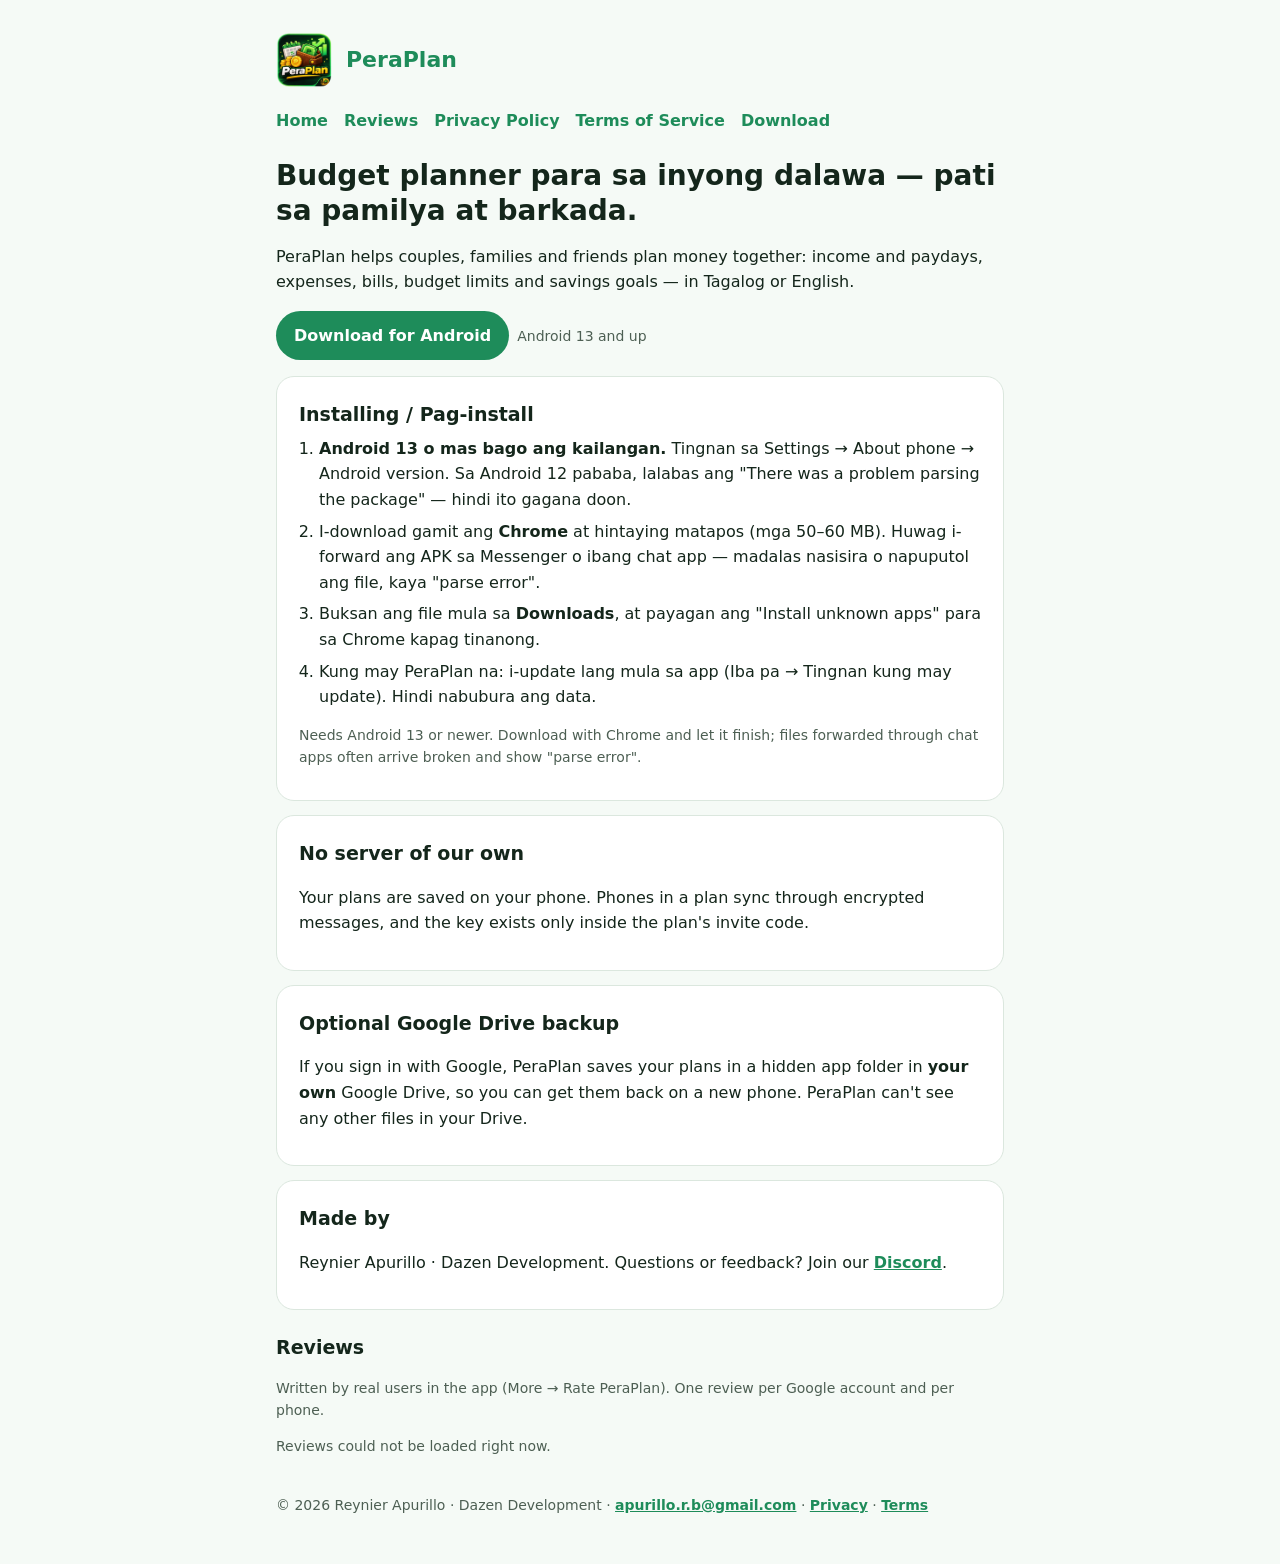
<file: index.html>
<!doctype html>
<html lang="en">
<head>
<meta charset="utf-8">
<meta name="viewport" content="width=device-width,initial-scale=1">
<title>PeraPlan</title>
<meta name="description" content="PeraPlan — a budget planner for couples, families and friends. By Dazen Development.">
<link rel="icon" href="logo.png">
<meta http-equiv="Content-Security-Policy" content="default-src 'self'; script-src 'self'; style-src 'self'; img-src 'self' data:; connect-src 'self' https://api.github.com https://script.google.com https://script.googleusercontent.com; base-uri 'none'; form-action 'none'; object-src 'none'">
<meta name="referrer" content="no-referrer">
<link rel="stylesheet" href="style.css">
</head>
<body>
<main>
<header><img src="logo.png" alt="PeraPlan logo"><a href="./">PeraPlan</a></header>
<nav><a href="./">Home</a><a href="#reviews-title">Reviews</a><a href="privacy.html">Privacy Policy</a><a href="terms.html">Terms of Service</a><a href="https://github.com/Dazeeen/peraplan-releases/releases/latest">Download</a></nav>

<h1>Budget planner para sa inyong dalawa — pati sa pamilya at barkada.</h1>
<p>PeraPlan helps couples, families and friends plan money together: income and paydays, expenses, bills, budget limits and savings goals — in Tagalog or English.</p>
<p><a class="btn" id="download" href="https://github.com/Dazeeen/peraplan-releases/releases/latest">Download for Android</a><span class="muted" id="download-info">Android 13 and up</span></p>

<div class="card" id="install"><h2>Installing / Pag-install</h2>
<ol>
<li><b>Android 13 o mas bago ang kailangan.</b> Tingnan sa Settings → About phone → Android version. Sa Android 12 pababa, lalabas ang "There was a problem parsing the package" — hindi ito gagana doon.</li>
<li>I-download gamit ang <b>Chrome</b> at hintaying matapos (mga 50–60 MB). Huwag i-forward ang APK sa Messenger o ibang chat app — madalas nasisira o napuputol ang file, kaya "parse error".</li>
<li>Buksan ang file mula sa <b>Downloads</b>, at payagan ang "Install unknown apps" para sa Chrome kapag tinanong.</li>
<li>Kung may PeraPlan na: i-update lang mula sa app (Iba pa → Tingnan kung may update). Hindi nabubura ang data.</li>
</ol>
<p class="muted">Needs Android 13 or newer. Download with Chrome and let it finish; files forwarded through chat apps often arrive broken and show "parse error".</p></div>

<div class="card"><h2>No server of our own</h2><p>Your plans are saved on your phone. Phones in a plan sync through encrypted messages, and the key exists only inside the plan's invite code.</p></div>
<div class="card"><h2>Optional Google Drive backup</h2><p>If you sign in with Google, PeraPlan saves your plans in a hidden app folder in <b>your own</b> Google Drive, so you can get them back on a new phone. PeraPlan can't see any other files in your Drive.</p></div>
<div class="card"><h2>Made by</h2><p>Reynier Apurillo · Dazen Development. Questions or feedback? Join our <a href="https://discord.gg/ncNrYQYDHG">Discord</a>.</p></div>

<h2 id="reviews-title">Reviews</h2>
<p id="reviews-summary" class="rating"></p>
<p class="muted">Written by real users in the app (More → Rate PeraPlan). One review per Google account and per phone.</p>
<div id="reviews"><p class="muted">Loading reviews…</p></div>

<footer>© 2026 Reynier Apurillo · Dazen Development · <a href="mailto:apurillo.r.b@gmail.com">apurillo.r.b@gmail.com</a> · <a href="privacy.html">Privacy</a> · <a href="terms.html">Terms</a></footer>
</main>
<script src="download.js"></script>
<script src="reviews.js"></script>
</body>
</html>
</file>
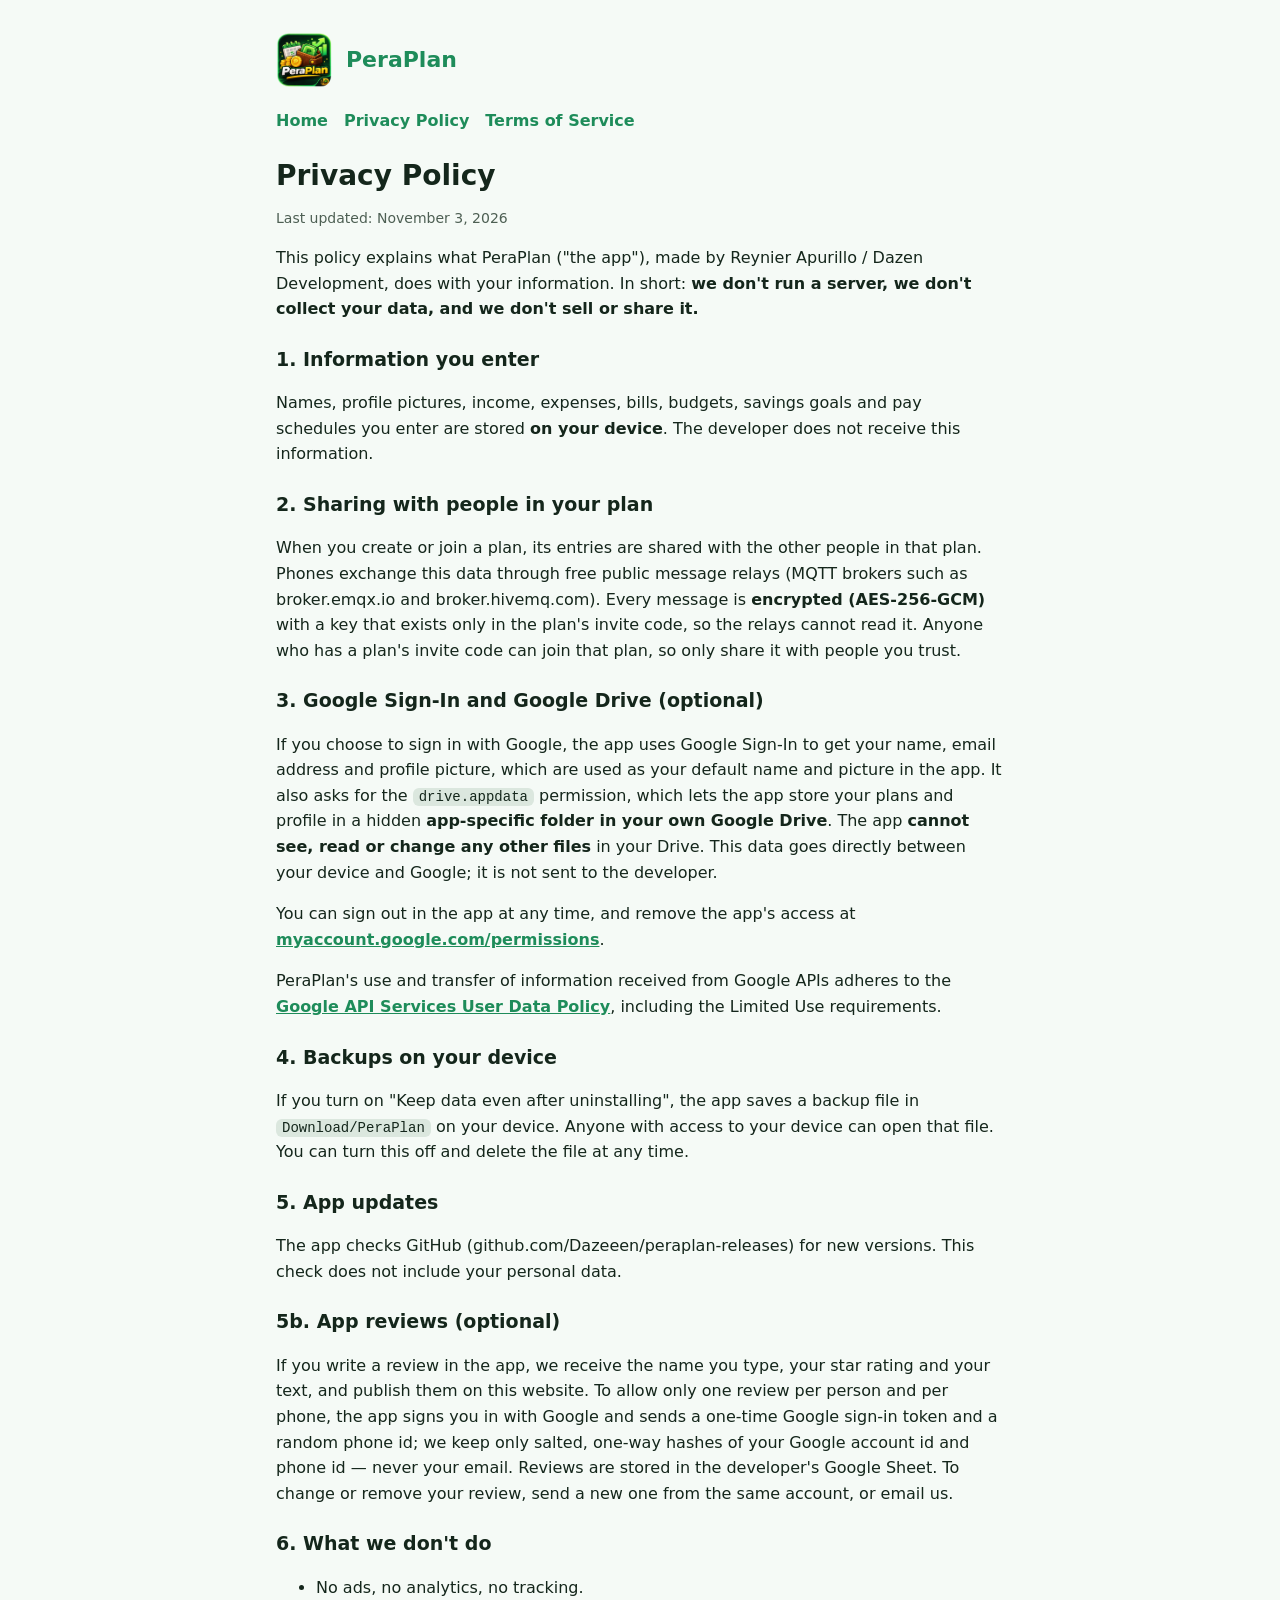
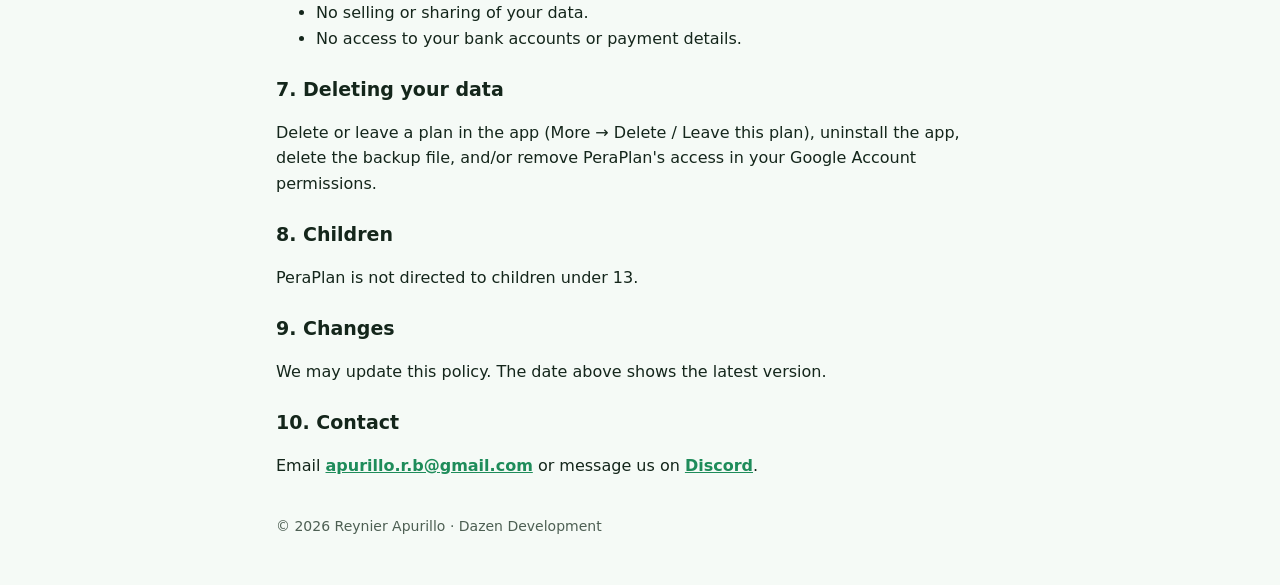
<file: privacy.html>
<!doctype html>
<html lang="en">
<head>
<meta charset="utf-8">
<meta name="viewport" content="width=device-width,initial-scale=1">
<title>PeraPlan Privacy Policy</title>
<link rel="icon" href="logo.png">
<link rel="stylesheet" href="style.css">
</head>
<body>
<main>
<header><img src="logo.png" alt="PeraPlan logo"><a href="./">PeraPlan</a></header>
<nav><a href="./">Home</a><a href="privacy.html">Privacy Policy</a><a href="terms.html">Terms of Service</a></nav>

<h1>Privacy Policy</h1>
<p class="muted">Last updated: November 3, 2026</p>
<p>This policy explains what PeraPlan ("the app"), made by Reynier Apurillo / Dazen Development, does with your information. In short: <b>we don't run a server, we don't collect your data, and we don't sell or share it.</b></p>

<h2>1. Information you enter</h2>
<p>Names, profile pictures, income, expenses, bills, budgets, savings goals and pay schedules you enter are stored <b>on your device</b>. The developer does not receive this information.</p>

<h2>2. Sharing with people in your plan</h2>
<p>When you create or join a plan, its entries are shared with the other people in that plan. Phones exchange this data through free public message relays (MQTT brokers such as broker.emqx.io and broker.hivemq.com). Every message is <b>encrypted (AES-256-GCM)</b> with a key that exists only in the plan's invite code, so the relays cannot read it. Anyone who has a plan's invite code can join that plan, so only share it with people you trust.</p>

<h2>3. Google Sign-In and Google Drive (optional)</h2>
<p>If you choose to sign in with Google, the app uses Google Sign-In to get your name, email address and profile picture, which are used as your default name and picture in the app. It also asks for the <code>drive.appdata</code> permission, which lets the app store your plans and profile in a hidden <b>app-specific folder in your own Google Drive</b>. The app <b>cannot see, read or change any other files</b> in your Drive. This data goes directly between your device and Google; it is not sent to the developer.</p>
<p>You can sign out in the app at any time, and remove the app's access at <a href="https://myaccount.google.com/permissions">myaccount.google.com/permissions</a>.</p>
<p>PeraPlan's use and transfer of information received from Google APIs adheres to the <a href="https://developers.google.com/terms/api-services-user-data-policy">Google API Services User Data Policy</a>, including the Limited Use requirements.</p>

<h2>4. Backups on your device</h2>
<p>If you turn on "Keep data even after uninstalling", the app saves a backup file in <code>Download/PeraPlan</code> on your device. Anyone with access to your device can open that file. You can turn this off and delete the file at any time.</p>

<h2>5. App updates</h2>
<p>The app checks GitHub (github.com/Dazeeen/peraplan-releases) for new versions. This check does not include your personal data.</p>

<h2>5b. App reviews (optional)</h2>
<p>If you write a review in the app, we receive the name you type, your star rating and your text, and publish them on this website. To allow only one review per person and per phone, the app signs you in with Google and sends a one-time Google sign-in token and a random phone id; we keep only salted, one-way hashes of your Google account id and phone id — never your email. Reviews are stored in the developer's Google Sheet. To change or remove your review, send a new one from the same account, or email us.</p>

<h2>6. What we don't do</h2>
<ul>
<li>No ads, no analytics, no tracking.</li>
<li>No selling or sharing of your data.</li>
<li>No access to your bank accounts or payment details.</li>
</ul>

<h2>7. Deleting your data</h2>
<p>Delete or leave a plan in the app (More → Delete / Leave this plan), uninstall the app, delete the backup file, and/or remove PeraPlan's access in your Google Account permissions.</p>

<h2>8. Children</h2>
<p>PeraPlan is not directed to children under 13.</p>

<h2>9. Changes</h2>
<p>We may update this policy. The date above shows the latest version.</p>

<h2>10. Contact</h2>
<p>Email <a href="mailto:apurillo.r.b@gmail.com">apurillo.r.b@gmail.com</a> or message us on <a href="https://discord.gg/ncNrYQYDHG">Discord</a>.</p>

<footer>© 2026 Reynier Apurillo · Dazen Development</footer>
</main>
</body>
</html>
</file>
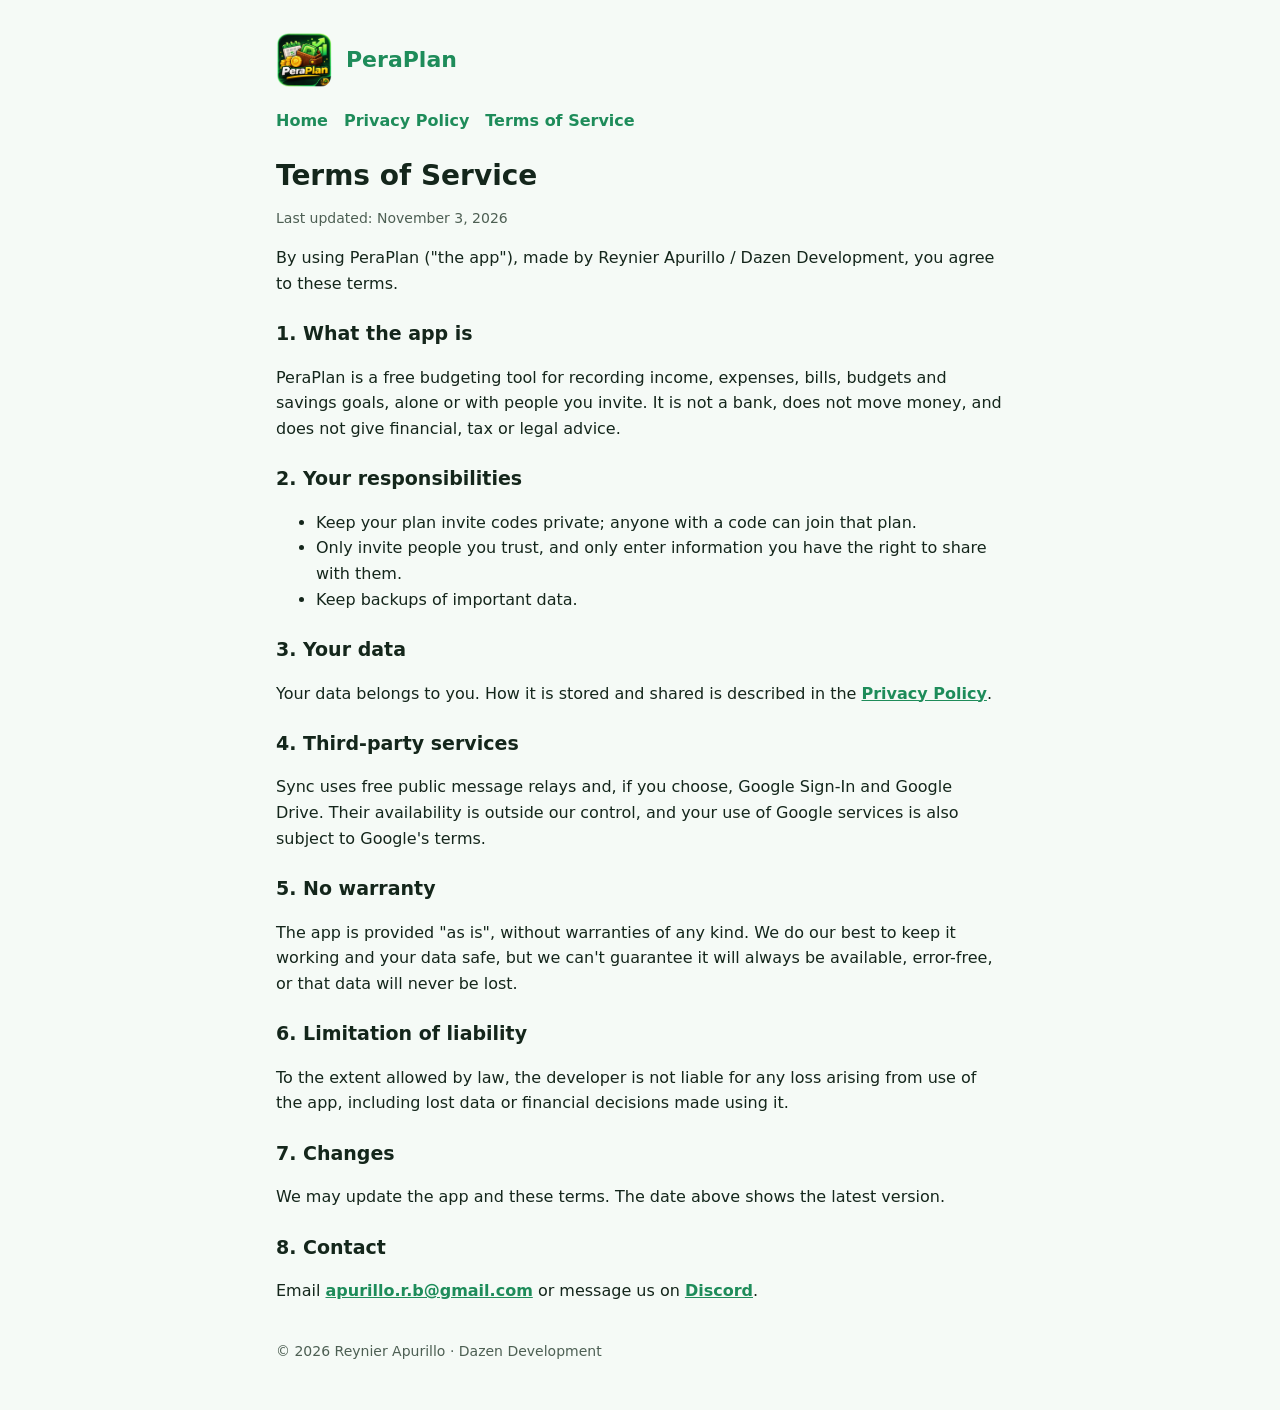
<file: terms.html>
<!doctype html>
<html lang="en">
<head>
<meta charset="utf-8">
<meta name="viewport" content="width=device-width,initial-scale=1">
<title>PeraPlan Terms of Service</title>
<link rel="icon" href="logo.png">
<link rel="stylesheet" href="style.css">
</head>
<body>
<main>
<header><img src="logo.png" alt="PeraPlan logo"><a href="./">PeraPlan</a></header>
<nav><a href="./">Home</a><a href="privacy.html">Privacy Policy</a><a href="terms.html">Terms of Service</a></nav>

<h1>Terms of Service</h1>
<p class="muted">Last updated: November 3, 2026</p>
<p>By using PeraPlan ("the app"), made by Reynier Apurillo / Dazen Development, you agree to these terms.</p>

<h2>1. What the app is</h2>
<p>PeraPlan is a free budgeting tool for recording income, expenses, bills, budgets and savings goals, alone or with people you invite. It is not a bank, does not move money, and does not give financial, tax or legal advice.</p>

<h2>2. Your responsibilities</h2>
<ul>
<li>Keep your plan invite codes private; anyone with a code can join that plan.</li>
<li>Only invite people you trust, and only enter information you have the right to share with them.</li>
<li>Keep backups of important data.</li>
</ul>

<h2>3. Your data</h2>
<p>Your data belongs to you. How it is stored and shared is described in the <a href="privacy.html">Privacy Policy</a>.</p>

<h2>4. Third-party services</h2>
<p>Sync uses free public message relays and, if you choose, Google Sign-In and Google Drive. Their availability is outside our control, and your use of Google services is also subject to Google's terms.</p>

<h2>5. No warranty</h2>
<p>The app is provided "as is", without warranties of any kind. We do our best to keep it working and your data safe, but we can't guarantee it will always be available, error-free, or that data will never be lost.</p>

<h2>6. Limitation of liability</h2>
<p>To the extent allowed by law, the developer is not liable for any loss arising from use of the app, including lost data or financial decisions made using it.</p>

<h2>7. Changes</h2>
<p>We may update the app and these terms. The date above shows the latest version.</p>

<h2>8. Contact</h2>
<p>Email <a href="mailto:apurillo.r.b@gmail.com">apurillo.r.b@gmail.com</a> or message us on <a href="https://discord.gg/ncNrYQYDHG">Discord</a>.</p>

<footer>© 2026 Reynier Apurillo · Dazen Development</footer>
</main>
</body>
</html>
</file>
<file: style.css>
:root{--bg:#f5faf6;--card:#fff;--text:#14261b;--muted:#4d5f53;--accent:#1e8c5a;--line:#dbe7de}
@media (prefers-color-scheme:dark){:root{--bg:#0f1a14;--card:#16241c;--text:#e6f2ea;--muted:#a3b8aa;--accent:#5fd197;--line:#25382d}}
*{box-sizing:border-box}
body{margin:0;background:var(--bg);color:var(--text);font:16px/1.6 system-ui,-apple-system,"Segoe UI",Roboto,sans-serif}
main{max-width:760px;margin:0 auto;padding:32px 16px 48px}
header{display:flex;align-items:center;gap:14px;margin-bottom:20px}
header img{width:56px;height:56px;border-radius:14px}
header a{color:inherit;text-decoration:none;font-weight:800;font-size:22px}
nav{display:flex;gap:16px;flex-wrap:wrap;margin:0 0 24px}
nav a,main a{color:var(--accent);font-weight:600}
nav a{text-decoration:none}
.card{background:var(--card);border:1px solid var(--line);border-radius:18px;padding:18px 22px;margin:14px 0}
h1{font-size:28px;line-height:1.25;margin:8px 0}
h2{font-size:19px;margin:22px 0 6px}
.card h2{margin-top:4px}
.muted{color:var(--muted);font-size:14px}
code{background:var(--line);padding:1px 6px;border-radius:6px;font-size:14px}
.btn{display:inline-block;background:var(--accent);color:#fff !important;padding:12px 18px;border-radius:999px;font-weight:700;text-decoration:none;margin-right:8px}
footer{margin-top:36px;color:var(--muted);font-size:14px}
.rating{font-size:20px;font-weight:800;color:var(--accent);margin:4px 0}
.review{padding:14px 18px}
.review-head{display:flex;justify-content:space-between;gap:12px;align-items:baseline;flex-wrap:wrap}
.review-name{font-weight:800}
.review-stars{color:#f5b800;letter-spacing:2px}
.review-text{margin:6px 0;white-space:pre-line;overflow-wrap:anywhere}
ol{padding-left:20px;margin:6px 0}
ol li{margin:6px 0}
</file>
